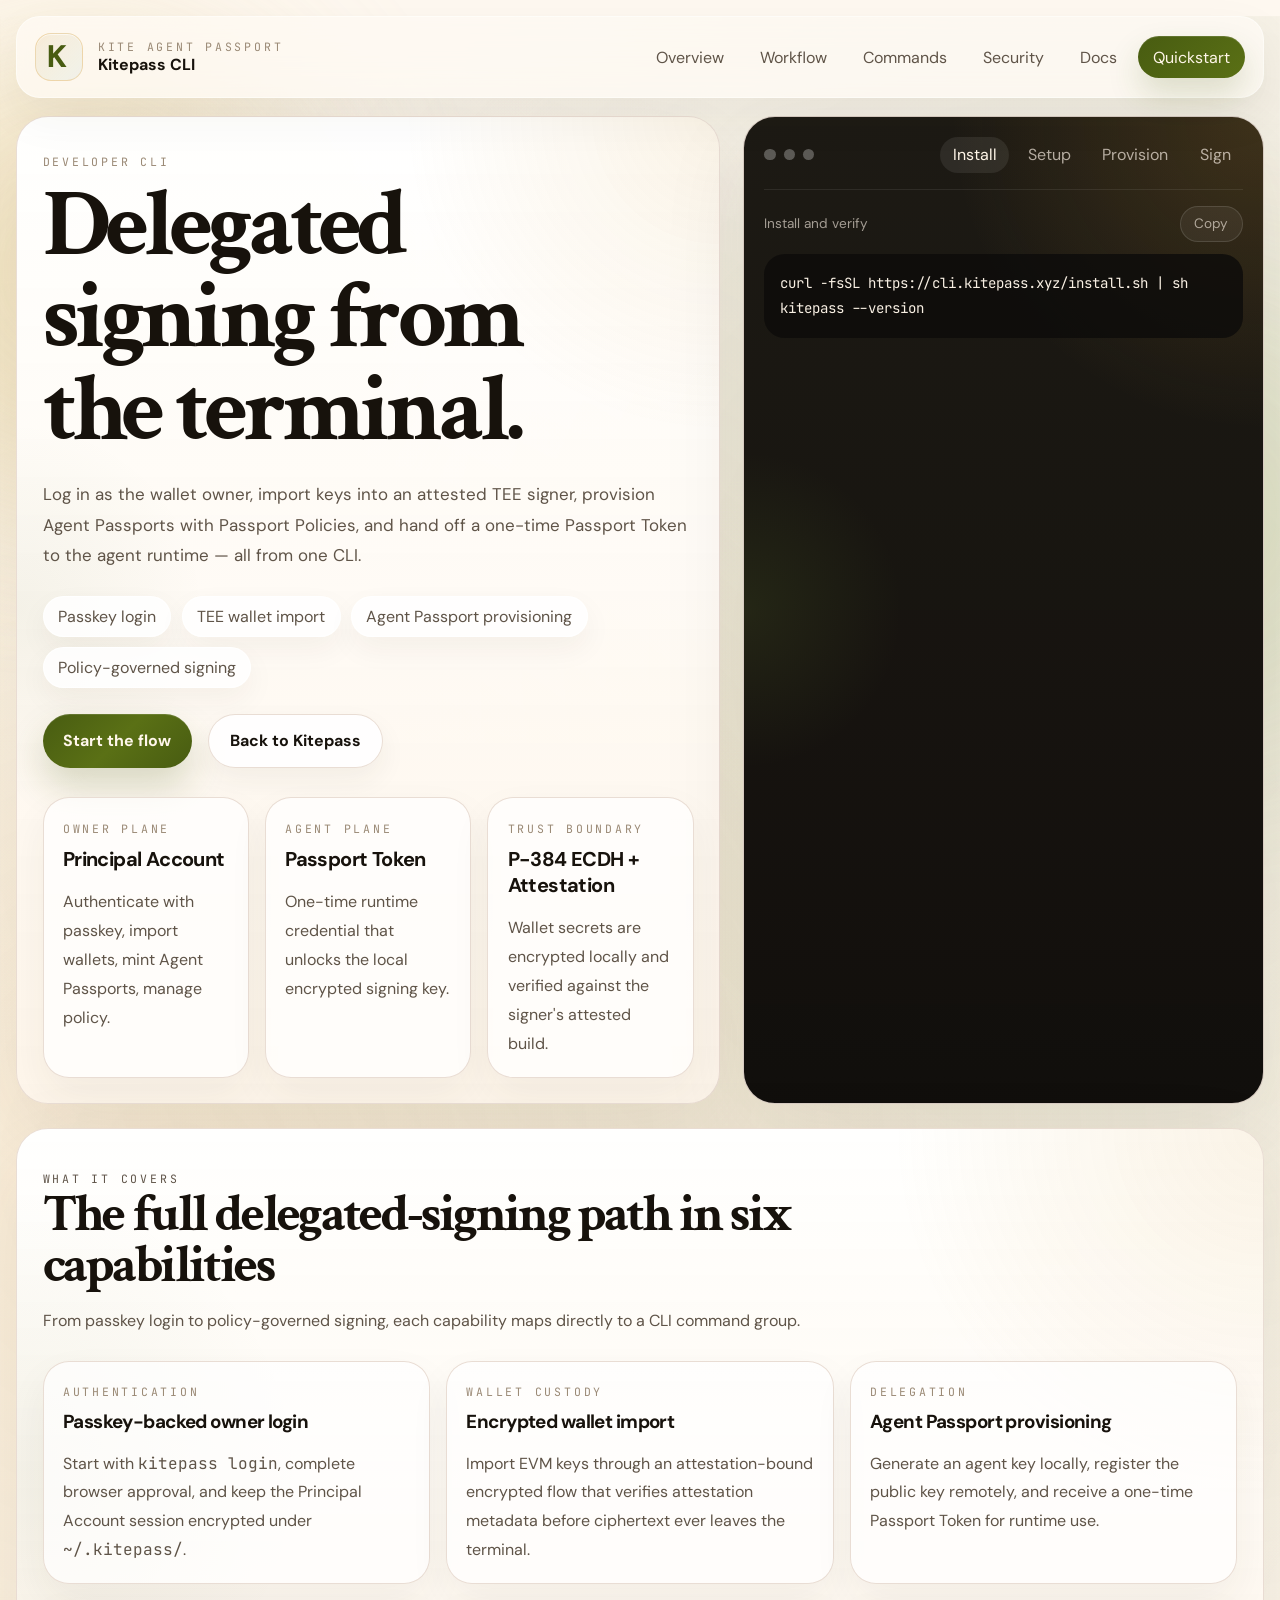
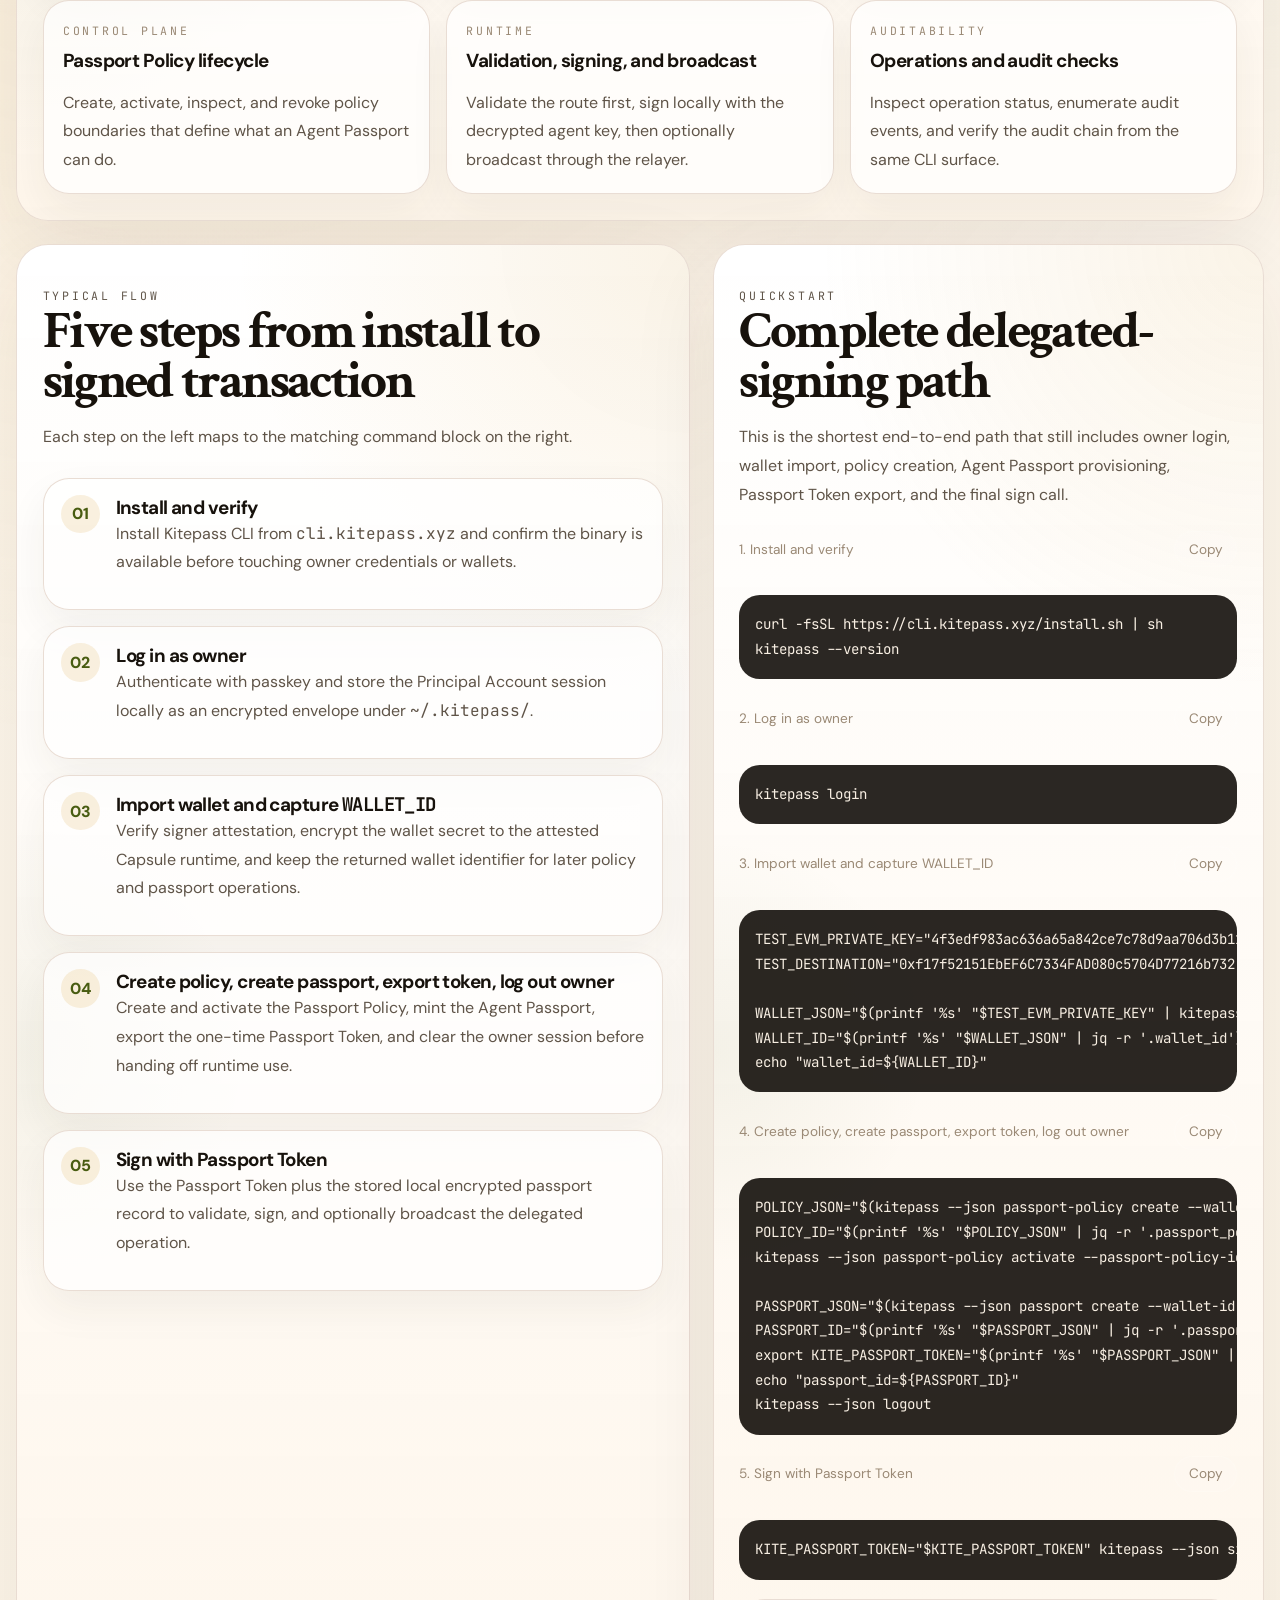
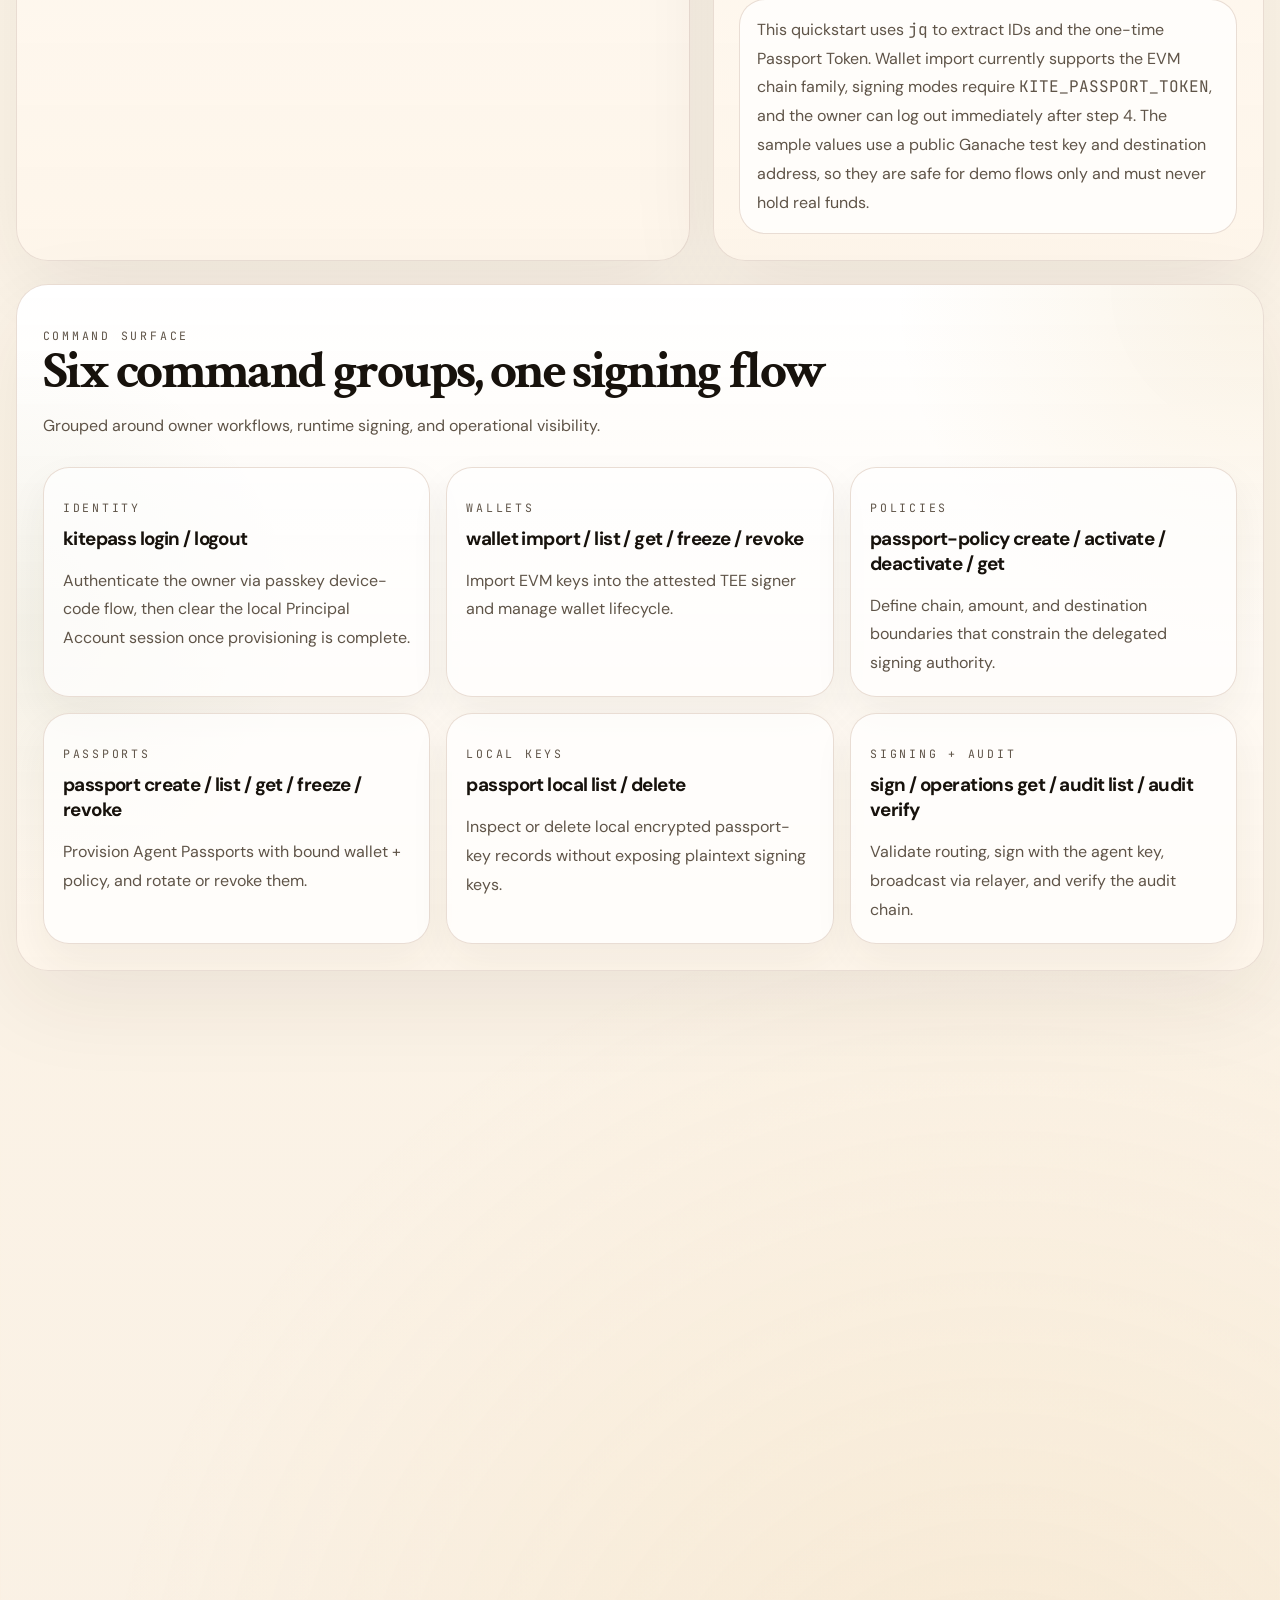
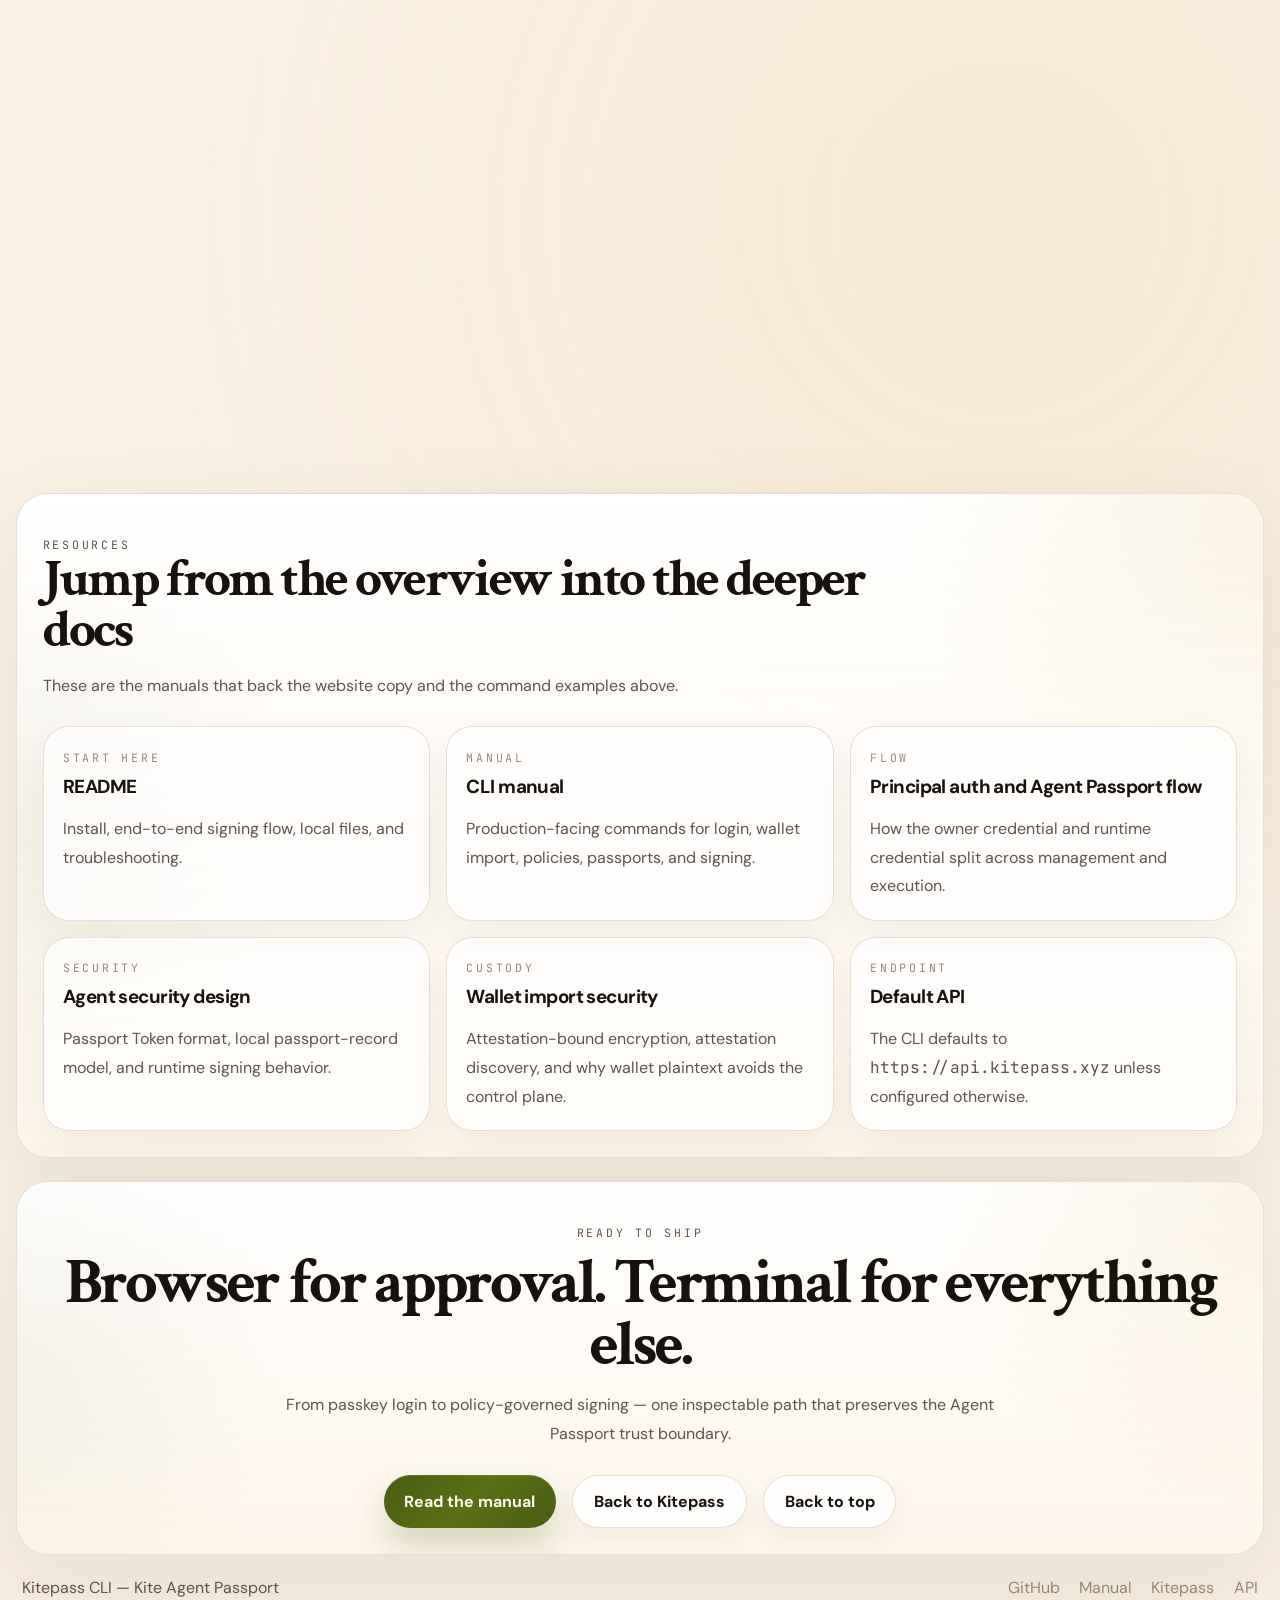
<file: webpages/index.html>
<!doctype html>
<html lang="en">
  <head>
    <meta charset="UTF-8" />
    <meta name="viewport" content="width=device-width, initial-scale=1.0" />
    <title>Kitepass CLI</title>
    <meta
      name="description"
      content="Kitepass CLI is the developer-facing command line for owner login, wallet import, Agent Passport provisioning, passport policy management, and delegated signing."
    />
    <link rel="icon" type="image/svg+xml" href="./favicon.svg" />
    <link rel="stylesheet" href="./styles.css" />
  </head>
  <body>
    <div class="ambient ambient-left"></div>
    <div class="ambient ambient-right"></div>

    <div class="site-shell">
      <header class="topbar">
        <a class="brand-lockup" href="#top" aria-label="Kitepass CLI home">
          <span class="brand-mark">K</span>
          <span class="brand-copy">
            <span class="eyebrow">Kite Agent Passport</span>
            <strong>Kitepass CLI</strong>
          </span>
        </a>

        <button
          class="menu-toggle"
          type="button"
          aria-expanded="false"
          aria-controls="site-nav"
          data-menu-toggle
        >
          Menu
        </button>

        <nav class="nav-links" id="site-nav" data-site-nav>
          <a href="#overview">Overview</a>
          <a href="#workflow">Workflow</a>
          <a href="#commands">Commands</a>
          <a href="#security">Security</a>
          <a href="#resources">Docs</a>
          <a class="nav-cta" href="#quickstart">Quickstart</a>
        </nav>
      </header>

      <main class="page-content" id="top">
        <section class="hero-grid">
          <article class="hero-panel surface reveal">
            <p class="section-eyebrow">Developer CLI</p>
            <h1>
              Delegated signing from the terminal.
            </h1>
            <p class="hero-copy">
              Log in as the wallet owner, import keys into an attested TEE signer,
              provision Agent Passports with Passport Policies, and hand off a
              one-time Passport Token to the agent runtime &mdash; all from one CLI.
            </p>

            <div class="chip-row">
              <span class="chip">Passkey login</span>
              <span class="chip">TEE wallet import</span>
              <span class="chip">Agent Passport provisioning</span>
              <span class="chip">Policy-governed signing</span>
            </div>

            <div class="hero-actions">
              <a class="button button-primary" href="#quickstart">Start the flow</a>
              <a class="button button-secondary" href="https://kitepass.xyz">Back to Kitepass</a>
            </div>

            <div class="hero-metrics">
              <article class="metric-card">
                <span class="metric-label">Owner plane</span>
                <strong>Principal Account</strong>
                <p>Authenticate with passkey, import wallets, mint Agent Passports, manage policy.</p>
              </article>
              <article class="metric-card">
                <span class="metric-label">Agent plane</span>
                <strong>Passport Token</strong>
                <p>One-time runtime credential that unlocks the local encrypted signing key.</p>
              </article>
              <article class="metric-card">
                <span class="metric-label">Trust boundary</span>
                <strong>P-384 ECDH + Attestation</strong>
                <p>Wallet secrets are encrypted locally and verified against the signer's attested build.</p>
              </article>
            </div>
          </article>

          <aside class="surface terminal-panel reveal" aria-label="CLI examples">
            <div class="terminal-header">
              <span class="terminal-dot"></span>
              <span class="terminal-dot"></span>
              <span class="terminal-dot"></span>
              <div class="terminal-tabs">
                <button class="terminal-tab active" type="button" data-example-tab="install">
                  Install
                </button>
                <button class="terminal-tab" type="button" data-example-tab="setup">
                  Setup
                </button>
                <button class="terminal-tab" type="button" data-example-tab="provision">
                  Provision
                </button>
                <button class="terminal-tab" type="button" data-example-tab="sign">
                  Sign
                </button>
              </div>
            </div>

            <div class="example-panel active" data-example-panel="install">
              <div class="code-toolbar">
                <span>Install and verify</span>
                <button class="copy-button" type="button" data-copy-target="code-install">
                  Copy
                </button>
              </div>
              <pre id="code-install"><code>curl -fsSL https://cli.kitepass.xyz/install.sh | sh
kitepass --version</code></pre>
            </div>

            <div class="example-panel" data-example-panel="setup">
              <div class="code-toolbar">
                <span>Owner setup</span>
                <button class="copy-button" type="button" data-copy-target="code-setup">
                  Copy
                </button>
              </div>
              <pre id="code-setup"><code>TEST_EVM_PRIVATE_KEY="4f3edf983ac636a65a842ce7c78d9aa706d3b113bce036f9b0b7fcb7e7f6b4c7"
TEST_DESTINATION="0xf17f52151EbEF6C7334FAD080c5704D77216b732"

kitepass login

WALLET_JSON="$(printf '%s' "$TEST_EVM_PRIVATE_KEY" | kitepass --json wallet import --chain-family evm --name treasury)"
WALLET_ID="$(printf '%s' "$WALLET_JSON" | jq -r '.wallet_id')"
echo "wallet_id=${WALLET_ID}"</code></pre>
            </div>

            <div class="example-panel" data-example-panel="provision">
              <div class="code-toolbar">
                <span>Policy + Agent Passport</span>
                <button class="copy-button" type="button" data-copy-target="code-provision">
                  Copy
                </button>
              </div>
              <pre id="code-provision"><code>POLICY_JSON="$(kitepass --json passport-policy create --wallet-id "$WALLET_ID" --allowed-chain eip155:8453 --allowed-action transaction --max-single-amount 100 --max-daily-amount 1000 --allowed-destination "$TEST_DESTINATION" --valid-for-hours 24)"
POLICY_ID="$(printf '%s' "$POLICY_JSON" | jq -r '.passport_policy_id')"
kitepass --json passport-policy activate --passport-policy-id "$POLICY_ID"

PASSPORT_JSON="$(kitepass --json passport create --wallet-id "$WALLET_ID" --passport-policy-id "$POLICY_ID")"
PASSPORT_ID="$(printf '%s' "$PASSPORT_JSON" | jq -r '.passport_id')"
export KITE_PASSPORT_TOKEN="$(printf '%s' "$PASSPORT_JSON" | jq -r '.passport_token')"
kitepass --json logout</code></pre>
            </div>

            <div class="example-panel" data-example-panel="sign">
              <div class="code-toolbar">
                <span>Runtime signing</span>
                <button class="copy-button" type="button" data-copy-target="code-sign">
                  Copy
                </button>
              </div>
              <pre id="code-sign"><code>KITE_PASSPORT_TOKEN="$KITE_PASSPORT_TOKEN" kitepass --json sign --passport-id "$PASSPORT_ID" --wallet-id "$WALLET_ID" --chain-id eip155:8453 --signing-type transaction --payload 0xdeadbeef --destination "$TEST_DESTINATION" --value 10</code></pre>
            </div>
          </aside>
        </section>

        <section class="surface overview-panel reveal" id="overview">
          <div class="section-heading">
            <p class="section-eyebrow">What it covers</p>
            <h2>The full delegated-signing path in six capabilities</h2>
            <p>
              From passkey login to policy-governed signing, each capability maps
              directly to a CLI command group.
            </p>
          </div>

          <div class="feature-grid">
            <article class="feature-card">
              <span class="feature-kicker">Authentication</span>
              <h3>Passkey-backed owner login</h3>
              <p>
                Start with <code>kitepass login</code>, complete browser approval, and keep the
                Principal Account session encrypted under <code>~/.kitepass/</code>.
              </p>
            </article>
            <article class="feature-card">
              <span class="feature-kicker">Wallet custody</span>
              <h3>Encrypted wallet import</h3>
              <p>
                Import EVM keys through an attestation-bound encrypted flow that verifies attestation
                metadata before ciphertext ever leaves the terminal.
              </p>
            </article>
            <article class="feature-card">
              <span class="feature-kicker">Delegation</span>
              <h3>Agent Passport provisioning</h3>
              <p>
                Generate an agent key locally, register the public key remotely, and
                receive a one-time Passport Token for runtime use.
              </p>
            </article>
            <article class="feature-card">
              <span class="feature-kicker">Control plane</span>
              <h3>Passport Policy lifecycle</h3>
              <p>
                Create, activate, inspect, and revoke policy boundaries that define what
                an Agent Passport can do.
              </p>
            </article>
            <article class="feature-card">
              <span class="feature-kicker">Runtime</span>
              <h3>Validation, signing, and broadcast</h3>
              <p>
                Validate the route first, sign locally with the decrypted agent key, then
                optionally broadcast through the relayer.
              </p>
            </article>
            <article class="feature-card">
              <span class="feature-kicker">Auditability</span>
              <h3>Operations and audit checks</h3>
              <p>
                Inspect operation status, enumerate audit events, and verify the audit
                chain from the same CLI surface.
              </p>
            </article>
          </div>
        </section>

        <section class="split-grid" id="workflow">
          <article class="surface workflow-panel reveal">
            <div class="section-heading">
              <p class="section-eyebrow">Typical flow</p>
              <h2>Five steps from install to signed transaction</h2>
              <p>
                Each step on the left maps to the matching command block on the right.
              </p>
            </div>

            <div class="workflow-list">
              <article class="workflow-step">
                <span>01</span>
                <div>
                  <h3>Install and verify</h3>
                  <p>Install Kitepass CLI from <code>cli.kitepass.xyz</code> and confirm the binary is available before touching owner credentials or wallets.</p>
                </div>
              </article>
              <article class="workflow-step">
                <span>02</span>
                <div>
                  <h3>Log in as owner</h3>
                  <p>Authenticate with passkey and store the Principal Account session locally as an encrypted envelope under <code>~/.kitepass/</code>.</p>
                </div>
              </article>
              <article class="workflow-step">
                <span>03</span>
                <div>
                  <h3>Import wallet and capture <code>WALLET_ID</code></h3>
                  <p>Verify signer attestation, encrypt the wallet secret to the attested Capsule runtime, and keep the returned wallet identifier for later policy and passport operations.</p>
                </div>
              </article>
              <article class="workflow-step">
                <span>04</span>
                <div>
                  <h3>Create policy, create passport, export token, log out owner</h3>
                  <p>Create and activate the Passport Policy, mint the Agent Passport, export the one-time Passport Token, and clear the owner session before handing off runtime use.</p>
                </div>
              </article>
              <article class="workflow-step">
                <span>05</span>
                <div>
                  <h3>Sign with Passport Token</h3>
                  <p>Use the Passport Token plus the stored local encrypted passport record to validate, sign, and optionally broadcast the delegated operation.</p>
                </div>
              </article>
            </div>
          </article>

          <article class="surface quickstart-panel reveal" id="quickstart">
            <div class="section-heading">
              <p class="section-eyebrow">Quickstart</p>
              <h2>Complete delegated-signing path</h2>
              <p>
                This is the shortest end-to-end path that still includes owner login,
                wallet import, policy creation, Agent Passport provisioning, Passport Token
                export, and the final sign call.
              </p>
            </div>

            <div class="code-stack">
              <div class="code-toolbar">
                <span>1. Install and verify</span>
                <button class="copy-button" type="button" data-copy-target="code-quickstart-install">
                  Copy
                </button>
              </div>
              <pre id="code-quickstart-install"><code>curl -fsSL https://cli.kitepass.xyz/install.sh | sh
kitepass --version</code></pre>
            </div>

            <div class="code-stack">
              <div class="code-toolbar">
                <span>2. Log in as owner</span>
                <button class="copy-button" type="button" data-copy-target="code-quickstart-login">
                  Copy
                </button>
              </div>
              <pre id="code-quickstart-login"><code>kitepass login</code></pre>
            </div>

            <div class="code-stack">
              <div class="code-toolbar">
                <span>3. Import wallet and capture WALLET_ID</span>
                <button class="copy-button" type="button" data-copy-target="code-quickstart-wallet">
                  Copy
                </button>
              </div>
              <pre id="code-quickstart-wallet"><code>TEST_EVM_PRIVATE_KEY="4f3edf983ac636a65a842ce7c78d9aa706d3b113bce036f9b0b7fcb7e7f6b4c7"
TEST_DESTINATION="0xf17f52151EbEF6C7334FAD080c5704D77216b732"

WALLET_JSON="$(printf '%s' "$TEST_EVM_PRIVATE_KEY" | kitepass --json wallet import --chain-family evm --name treasury)"
WALLET_ID="$(printf '%s' "$WALLET_JSON" | jq -r '.wallet_id')"
echo "wallet_id=${WALLET_ID}"</code></pre>
            </div>

            <div class="code-stack">
              <div class="code-toolbar">
                <span>4. Create policy, create passport, export token, log out owner</span>
                <button class="copy-button" type="button" data-copy-target="code-quickstart-provision">
                  Copy
                </button>
              </div>
              <pre id="code-quickstart-provision"><code>POLICY_JSON="$(kitepass --json passport-policy create --wallet-id "$WALLET_ID" --allowed-chain eip155:8453 --allowed-action transaction --max-single-amount 100 --max-daily-amount 1000 --allowed-destination "$TEST_DESTINATION" --valid-for-hours 24)"
POLICY_ID="$(printf '%s' "$POLICY_JSON" | jq -r '.passport_policy_id')"
kitepass --json passport-policy activate --passport-policy-id "$POLICY_ID"

PASSPORT_JSON="$(kitepass --json passport create --wallet-id "$WALLET_ID" --passport-policy-id "$POLICY_ID")"
PASSPORT_ID="$(printf '%s' "$PASSPORT_JSON" | jq -r '.passport_id')"
export KITE_PASSPORT_TOKEN="$(printf '%s' "$PASSPORT_JSON" | jq -r '.passport_token')"
echo "passport_id=${PASSPORT_ID}"
kitepass --json logout</code></pre>
            </div>

            <div class="code-stack">
              <div class="code-toolbar">
                <span>5. Sign with Passport Token</span>
                <button class="copy-button" type="button" data-copy-target="code-quickstart-sign">
                  Copy
                </button>
              </div>
              <pre id="code-quickstart-sign"><code>KITE_PASSPORT_TOKEN="$KITE_PASSPORT_TOKEN" kitepass --json sign --passport-id "$PASSPORT_ID" --wallet-id "$WALLET_ID" --chain-id eip155:8453 --signing-type transaction --payload 0xdeadbeef --destination "$TEST_DESTINATION" --value 10</code></pre>
            </div>

            <p class="quickstart-note">
              This quickstart uses <code>jq</code> to extract IDs and the one-time Passport Token.
              Wallet import currently supports the EVM chain family, signing modes require
              <code>KITE_PASSPORT_TOKEN</code>, and the owner can log out immediately after step 4.
              The sample values use a public Ganache test key and destination address, so they are
              safe for demo flows only and must never hold real funds.
            </p>
          </article>
        </section>

        <section class="surface command-panel reveal" id="commands">
          <div class="section-heading">
            <p class="section-eyebrow">Command surface</p>
            <h2>Six command groups, one signing flow</h2>
            <p>
              Grouped around owner workflows, runtime signing, and operational
              visibility.
            </p>
          </div>

          <div class="command-grid">
            <article class="command-card">
              <p class="command-label">Identity</p>
              <h3>kitepass login / logout</h3>
              <p>Authenticate the owner via passkey device-code flow, then clear the local Principal Account session once provisioning is complete.</p>
            </article>
            <article class="command-card">
              <p class="command-label">Wallets</p>
              <h3>wallet import / list / get / freeze / revoke</h3>
              <p>Import EVM keys into the attested TEE signer and manage wallet lifecycle.</p>
            </article>
            <article class="command-card">
              <p class="command-label">Policies</p>
              <h3>passport-policy create / activate / deactivate / get</h3>
              <p>Define chain, amount, and destination boundaries that constrain the delegated signing authority.</p>
            </article>
            <article class="command-card">
              <p class="command-label">Passports</p>
              <h3>passport create / list / get / freeze / revoke</h3>
              <p>Provision Agent Passports with bound wallet + policy, and rotate or revoke them.</p>
            </article>
            <article class="command-card">
              <p class="command-label">Local keys</p>
              <h3>passport local list / delete</h3>
              <p>Inspect or delete local encrypted passport-key records without exposing plaintext signing keys.</p>
            </article>
            <article class="command-card">
              <p class="command-label">Signing + Audit</p>
              <h3>sign / operations get / audit list / audit verify</h3>
              <p>Validate routing, sign with the agent key, broadcast via relayer, and verify the audit chain.</p>
            </article>
          </div>
        </section>

        <section class="split-grid" id="security">
          <article class="surface security-panel reveal">
            <div class="section-heading">
              <p class="section-eyebrow">Security model</p>
              <h2>Separate the owner credential from the agent credential</h2>
              <p>
                The CLI keeps management-plane credentials and runtime credentials intentionally
                distinct so an autonomous agent does not inherit full owner authority.
              </p>
            </div>

            <div class="security-grid">
              <article class="security-card">
                <h3>Principal Account session</h3>
                <p>
                  Used for wallet import, Agent Passport provisioning, and Passport Policy changes.
                  Stored locally as an encrypted envelope plus a local decrypt secret.
                </p>
              </article>
              <article class="security-card">
                <h3>Local encrypted passport key</h3>
                <p>
                  The agent private key stays on disk only as an inline <code>CryptoEnvelope</code> inside
                  <code>~/.kitepass/passports.toml</code>.
                </p>
              </article>
              <article class="security-card">
                <h3>One-time Passport Token</h3>
                <p>
                  Contains <code>passport_id</code> plus a secret used only to unlock the local encrypted
                  passport record. The token itself is not stored on disk by the CLI.
                </p>
              </article>
              <article class="security-card">
                <h3>Attested wallet import</h3>
                <p>
                  The CLI checks attestation metadata, measurement profile data, and expected PCRs
                  before encrypting wallet material for the signer.
                </p>
              </article>
            </div>
          </article>

          <article class="surface storage-panel reveal">
            <div class="section-heading">
              <p class="section-eyebrow">Local state</p>
              <h2>Know exactly what lands in <code>~/.kitepass/</code></h2>
            </div>

            <div class="storage-list">
              <article>
                <code>config.toml</code>
                <p>API endpoint settings and the encrypted owner access-token envelope.</p>
              </article>
              <article>
                <code>access-token.secret</code>
                <p>The local secret used to decrypt the stored Principal Account session.</p>
              </article>
              <article>
                <code>passports.toml</code>
                <p>Encrypted local passport records with <code>passport_id</code>, public key metadata, and inline envelopes.</p>
              </article>
            </div>

            <div class="note-card">
              <p class="note-label">Operational guidance</p>
              <p>
                Store the Passport Token in a secret manager immediately after creation. If the
                token is lost, revoke the Agent Passport and mint a new one.
              </p>
            </div>
          </article>
        </section>

        <section class="surface resources-panel reveal" id="resources">
          <div class="section-heading">
            <p class="section-eyebrow">Resources</p>
            <h2>Jump from the overview into the deeper docs</h2>
            <p>
              These are the manuals that back the website copy and the command examples above.
            </p>
          </div>

          <div class="resource-grid">
            <a class="resource-card" href="https://github.com/zfdang/agent-passport-cli/blob/main/README.md">
              <span class="resource-kicker">Start here</span>
              <h3>README</h3>
              <p>Install, end-to-end signing flow, local files, and troubleshooting.</p>
            </a>
            <a class="resource-card" href="https://github.com/zfdang/agent-passport-cli/blob/main/docs/cli-manual.md">
              <span class="resource-kicker">Manual</span>
              <h3>CLI manual</h3>
              <p>Production-facing commands for login, wallet import, policies, passports, and signing.</p>
            </a>
            <a class="resource-card" href="https://github.com/zfdang/agent-passport-cli/blob/main/docs/principal-auth-and-agent-passport-flow.md">
              <span class="resource-kicker">Flow</span>
              <h3>Principal auth and Agent Passport flow</h3>
              <p>How the owner credential and runtime credential split across management and execution.</p>
            </a>
            <a class="resource-card" href="https://github.com/zfdang/agent-passport-cli/blob/main/docs/agent-security-design.md">
              <span class="resource-kicker">Security</span>
              <h3>Agent security design</h3>
              <p>Passport Token format, local passport-record model, and runtime signing behavior.</p>
            </a>
            <a class="resource-card" href="https://github.com/zfdang/agent-passport-cli/blob/main/docs/security-wallet-import.md">
              <span class="resource-kicker">Custody</span>
              <h3>Wallet import security</h3>
              <p>Attestation-bound encryption, attestation discovery, and why wallet plaintext avoids the control plane.</p>
            </a>
            <a class="resource-card" href="https://api.kitepass.xyz">
              <span class="resource-kicker">Endpoint</span>
              <h3>Default API</h3>
              <p>The CLI defaults to <code>https://api.kitepass.xyz</code> unless configured otherwise.</p>
            </a>
          </div>
        </section>

        <section class="surface cta-panel reveal">
          <p class="section-eyebrow">Ready to ship</p>
          <h2>Browser for approval. Terminal for everything else.</h2>
          <p>
            From passkey login to policy-governed signing &mdash; one inspectable path
            that preserves the Agent Passport trust boundary.
          </p>
          <div class="hero-actions">
            <a class="button button-primary" href="https://github.com/zfdang/agent-passport-cli/blob/main/docs/cli-manual.md">Read the manual</a>
            <a class="button button-secondary" href="https://kitepass.xyz">Back to Kitepass</a>
            <a class="button button-secondary" href="#top">Back to top</a>
          </div>
        </section>
      </main>

      <footer class="footer">
        <p>Kitepass CLI &mdash; Kite Agent Passport</p>
        <nav class="footer-links">
          <a href="https://github.com/zfdang/agent-passport-cli">GitHub</a>
          <a href="https://github.com/zfdang/agent-passport-cli/blob/main/docs/cli-manual.md">Manual</a>
          <a href="https://kitepass.xyz">Kitepass</a>
          <a href="https://api.kitepass.xyz">API</a>
        </nav>
      </footer>
    </div>

    <script src="./script.js"></script>
  </body>
</html>
</file>
<file: webpages/styles.css>
@import url("https://fonts.googleapis.com/css2?family=Crimson+Text:wght@400;600;700&family=DM+Sans:wght@400;500;700;800&family=JetBrains+Mono:wght@400;500;600&display=swap");

:root {
  color-scheme: light;
  --bg-main: #fef8f0;
  --bg-surface: rgba(255, 255, 255, 0.82);
  --bg-elevated: rgba(254, 245, 233, 0.94);
  --bg-hover: rgba(245, 235, 221, 0.86);
  --border: rgba(232, 219, 209, 0.92);
  --border-strong: rgba(218, 200, 182, 0.95);
  --text-primary: #17120c;
  --text-secondary: #5f5448;
  --text-tertiary: #9a8975;
  --accent: #485c11;
  --accent-strong: #5a7015;
  --warm-soft: rgba(218, 160, 56, 0.16);
  --card-shadow: 0 28px 90px rgba(54, 44, 28, 0.08);
  --panel-shadow: 0 18px 42px rgba(54, 44, 28, 0.06);
  --radius-xl: 32px;
  --radius-lg: 26px;
  --radius-pill: 999px;
  --font-sans: "DM Sans", system-ui, -apple-system, sans-serif;
  --font-display: "Crimson Text", Georgia, serif;
  --font-mono: "JetBrains Mono", "SF Mono", monospace;
}

* {
  box-sizing: border-box;
}

html {
  scroll-behavior: smooth;
  background: var(--bg-main);
}

body {
  margin: 0;
  min-width: 320px;
  min-height: 100vh;
  font-family: var(--font-sans);
  color: var(--text-primary);
  background:
    radial-gradient(circle at 14% 18%, rgba(218, 160, 56, 0.14), transparent 22%),
    radial-gradient(circle at 85% 10%, rgba(72, 92, 17, 0.11), transparent 20%),
    radial-gradient(circle at 78% 78%, rgba(218, 160, 56, 0.1), transparent 18%),
    linear-gradient(180deg, #fef8f0 0%, #fcf4e8 52%, #f8eee1 100%);
}

a {
  color: inherit;
  text-decoration: none;
}

button,
input,
textarea,
select {
  font: inherit;
}

button {
  cursor: pointer;
}

code,
pre {
  font-family: var(--font-mono);
}

::selection {
  background: rgba(72, 92, 17, 0.18);
  color: var(--text-primary);
}

.ambient {
  position: fixed;
  z-index: 0;
  width: 28rem;
  height: 28rem;
  border-radius: 999px;
  filter: blur(90px);
  pointer-events: none;
  opacity: 0.75;
}

.ambient-left {
  top: 3rem;
  left: -9rem;
  background: rgba(234, 215, 165, 0.75);
}

.ambient-right {
  top: 18rem;
  right: -8rem;
  background: rgba(167, 190, 121, 0.28);
}

.site-shell {
  position: relative;
  z-index: 1;
  width: min(1440px, calc(100% - 32px));
  margin: 0 auto;
  padding-bottom: 2rem;
}

.topbar {
  position: sticky;
  top: 0;
  z-index: 20;
  display: flex;
  align-items: center;
  justify-content: space-between;
  gap: 1rem;
  margin-top: 1rem;
  padding: 1rem 1.1rem;
  border: 1px solid rgba(255, 255, 255, 0.45);
  border-radius: 24px;
  background: rgba(255, 251, 245, 0.72);
  backdrop-filter: blur(18px);
  box-shadow: 0 18px 48px rgba(54, 44, 28, 0.06);
}

.brand-lockup {
  display: inline-flex;
  align-items: center;
  gap: 0.95rem;
  min-width: 0;
}

.brand-mark {
  display: inline-flex;
  align-items: center;
  justify-content: center;
  width: 3rem;
  height: 3rem;
  flex-shrink: 0;
  border-radius: 1rem;
  border: 1px solid rgba(218, 160, 56, 0.3);
  background:
    linear-gradient(135deg, rgba(218, 160, 56, 0.2), rgba(72, 92, 17, 0.08)),
    rgba(255, 255, 255, 0.9);
  color: var(--accent);
  font-weight: 800;
  letter-spacing: 0.08em;
  box-shadow: inset 0 1px 0 rgba(255, 255, 255, 0.6);
}

.brand-copy strong,
.brand-copy span {
  display: block;
}

.brand-mark {
  font-size: 1.95rem;
  line-height: 1;
  font-family: var(--font-sans);
}

.eyebrow,
.section-eyebrow,
.metric-label,
.feature-kicker,
.command-label,
.resource-kicker,
.note-label {
  text-transform: uppercase;
  letter-spacing: 0.24em;
  font-size: 0.72rem;
  color: var(--text-tertiary);
  font-family: var(--font-mono);
}

.nav-links {
  display: flex;
  align-items: center;
  flex-wrap: wrap;
  gap: 0.35rem;
}

.nav-links a {
  padding: 0.68rem 0.95rem;
  border-radius: var(--radius-pill);
  color: var(--text-secondary);
  transition:
    color 160ms ease,
    background-color 160ms ease,
    transform 160ms ease;
}

.nav-links a:hover {
  color: var(--text-primary);
  background: rgba(255, 255, 255, 0.72);
}

.nav-cta {
  background: linear-gradient(135deg, #485c11 0%, #5a7015 100%);
  color: #fff6e8 !important;
  box-shadow:
    0 16px 32px rgba(72, 92, 17, 0.18),
    inset 0 1px 0 rgba(255, 255, 255, 0.12);
}

.nav-cta:hover {
  transform: translateY(-1px);
}

.menu-toggle {
  display: none;
  padding: 0.7rem 0.95rem;
  border: 1px solid var(--border);
  border-radius: var(--radius-pill);
  background: rgba(255, 255, 255, 0.84);
  color: var(--text-primary);
}

.page-content {
  display: flex;
  flex-direction: column;
  gap: 1.45rem;
  padding: 1.1rem 0 0;
}

.surface {
  position: relative;
  overflow: hidden;
  border: 1px solid var(--border);
  border-radius: var(--radius-xl);
  background:
    linear-gradient(180deg, rgba(255, 255, 255, 0.84), rgba(254, 245, 233, 0.94)),
    var(--bg-surface);
  box-shadow: var(--card-shadow);
}

.surface::after {
  content: "";
  position: absolute;
  inset: 0;
  pointer-events: none;
  background:
    radial-gradient(circle at top right, rgba(218, 160, 56, 0.12), transparent 26%),
    radial-gradient(circle at left center, rgba(72, 92, 17, 0.06), transparent 22%);
}

.surface > * {
  position: relative;
  z-index: 1;
}

.hero-grid,
.split-grid {
  display: grid;
  gap: 1.45rem;
}

.hero-grid {
  grid-template-columns: minmax(0, 1.15fr) minmax(0, 0.85fr);
  align-items: stretch;
}

.hero-panel,
.terminal-panel,
.overview-panel,
.workflow-panel,
.quickstart-panel,
.command-panel,
.security-panel,
.storage-panel,
.resources-panel,
.cta-panel {
  padding: clamp(1.35rem, 2vw, 1.85rem);
}

.hero-panel {
  min-height: 0;
}

.hero-panel h1,
.section-heading h2,
.cta-panel h2 {
  margin: 0;
  font-family: var(--font-display);
  letter-spacing: -0.05em;
  line-height: 0.96;
}

.hero-panel h1 {
  max-width: 24ch;
  font-size: clamp(3.4rem, 8vw, 6rem);
  text-wrap: balance;
}

.hero-copy,
.section-heading p,
.metric-card p,
.feature-card p,
.workflow-step p,
.quickstart-note,
.command-card p,
.security-card p,
.storage-list p,
.resource-card p,
.cta-panel > p {
  color: var(--text-secondary);
  line-height: 1.8;
}

.hero-copy {
  max-width: 80rem;
  margin-top: 1.4rem;
  font-size: 1.06rem;
}

.chip-row,
.hero-actions,
.hero-metrics,
.feature-grid,
.workflow-list,
.code-stack,
.command-grid,
.security-grid,
.resource-grid,
.storage-list {
  display: grid;
  gap: 1rem;
}

.chip-row {
  display: flex;
  flex-wrap: wrap;
  gap: 0.65rem;
  margin-top: 1.6rem;
}

.chip {
  display: inline-flex;
  align-items: center;
  padding: 0.55rem 0.9rem;
  border: 1px solid rgba(255, 255, 255, 0.84);
  border-radius: var(--radius-pill);
  background: rgba(255, 255, 255, 0.88);
  color: var(--text-secondary);
  box-shadow: 0 12px 30px rgba(54, 44, 28, 0.05);
}

.hero-actions {
  display: flex;
  grid-auto-flow: column;
  justify-content: flex-start;
  margin-top: 1.65rem;
}

.button {
  display: inline-flex;
  align-items: center;
  justify-content: center;
  padding: 0.95rem 1.3rem;
  border-radius: var(--radius-pill);
  font-weight: 700;
  transition:
    transform 160ms ease,
    box-shadow 160ms ease,
    background-color 160ms ease;
}

.button:hover {
  transform: translateY(-1px);
}

.button-primary {
  color: #fff7eb;
  background: linear-gradient(135deg, #485c11 0%, #5a7015 50%, #485c11 100%);
  box-shadow:
    0 18px 36px rgba(72, 92, 17, 0.22),
    inset 0 1px 0 rgba(255, 255, 255, 0.12);
}

.button-secondary {
  border: 1px solid var(--border);
  background: rgba(255, 255, 255, 0.9);
  color: var(--text-primary);
  box-shadow: 0 12px 28px rgba(54, 44, 28, 0.06);
}

.hero-metrics {
  grid-template-columns: repeat(3, minmax(0, 1fr));
  margin-top: 1.85rem;
}

.metric-card,
.feature-card,
.workflow-step,
.command-card,
.security-card,
.resource-card,
.storage-list article,
.note-card {
  border: 1px solid var(--border);
  border-radius: var(--radius-lg);
  background: rgba(255, 255, 255, 0.72);
  box-shadow: var(--panel-shadow);
}

.metric-card,
.feature-card,
.command-card,
.security-card,
.resource-card,
.storage-list article,
.note-card {
  padding: 1.15rem 1.2rem;
}

.metric-card strong {
  display: block;
  margin-top: 0.55rem;
  font-size: 1.25rem;
  letter-spacing: -0.03em;
}

.metric-card p {
  margin-bottom: 0;
}

.terminal-panel {
  align-self: stretch;
  display: flex;
  flex-direction: column;
  padding: 1.25rem;
  background:
    linear-gradient(180deg, rgba(29, 26, 21, 0.96), rgba(17, 15, 12, 0.98)),
    #17120c;
  color: #f8efe3;
}

.terminal-panel::after {
  background:
    radial-gradient(circle at top right, rgba(218, 160, 56, 0.18), transparent 28%),
    radial-gradient(circle at left center, rgba(104, 130, 49, 0.16), transparent 22%);
}

.terminal-header {
  display: flex;
  align-items: center;
  gap: 0.5rem;
  padding-bottom: 1rem;
  border-bottom: 1px solid rgba(255, 255, 255, 0.08);
}

.terminal-dot {
  width: 0.7rem;
  height: 0.7rem;
  border-radius: 50%;
  background: rgba(255, 255, 255, 0.28);
}

.terminal-tabs {
  display: flex;
  gap: 0.4rem;
  margin-left: auto;
}

.terminal-tab {
  padding: 0.48rem 0.78rem;
  border: 0;
  border-radius: var(--radius-pill);
  background: transparent;
  color: rgba(255, 245, 233, 0.66);
}

.terminal-tab.active {
  background: rgba(255, 255, 255, 0.08);
  color: #fff6e8;
}

.example-panel {
  display: none;
  flex: 1;
  padding-top: 1rem;
}

.example-panel.active {
  display: block;
}

.code-toolbar {
  display: flex;
  align-items: center;
  justify-content: space-between;
  gap: 1rem;
  margin-bottom: 0.75rem;
  color: var(--text-tertiary);
  font-size: 0.85rem;
}

.terminal-panel .code-toolbar {
  color: rgba(255, 245, 233, 0.6);
}

.copy-button {
  padding: 0.52rem 0.85rem;
  border: 1px solid rgba(255, 255, 255, 0.12);
  border-radius: var(--radius-pill);
  background: rgba(255, 255, 255, 0.06);
  color: inherit;
}

.copy-button:hover {
  background: rgba(255, 255, 255, 0.1);
}

pre {
  margin: 0;
  overflow: auto;
  padding: 1.1rem 1rem;
  border-radius: 1.3rem;
  background: rgba(13, 12, 10, 0.82);
  font-size: 0.88rem;
  line-height: 1.75;
}

.quickstart-panel pre {
  background: rgba(25, 21, 17, 0.92);
  color: #f8efe3;
}

.section-heading {
  max-width: 52rem;
}

.section-heading h2 {
  font-size: clamp(2.1rem, 5vw, 3.3rem);
}

.section-heading p {
  margin: 0.95rem 0 0;
}

.overview-panel .feature-grid,
.command-grid,
.security-grid,
.resource-grid {
  grid-template-columns: repeat(3, minmax(0, 1fr));
  margin-top: 1.6rem;
}

.feature-card h3,
.command-card h3,
.security-card h3,
.resource-card h3,
.workflow-step h3 {
  margin: 0.45rem 0 0;
  font-size: 1.18rem;
  letter-spacing: -0.03em;
}

.feature-card p,
.command-card p,
.security-card p,
.resource-card p {
  margin-bottom: 0;
}

.split-grid {
  grid-template-columns: minmax(0, 1.1fr) minmax(0, 0.9fr);
}

.workflow-list {
  margin-top: 1.6rem;
}

.workflow-step {
  display: grid;
  grid-template-columns: auto minmax(0, 1fr);
  gap: 1rem;
  align-items: start;
  padding: 1rem 1.1rem;
}

.workflow-step span {
  display: inline-flex;
  align-items: center;
  justify-content: center;
  width: 2.4rem;
  height: 2.4rem;
  border-radius: 50%;
  background: var(--warm-soft);
  color: var(--accent);
  font-weight: 800;
}

.workflow-step p,
.workflow-step h3 {
  margin-top: 0;
}

.quickstart-panel .code-stack {
  margin-top: 1.35rem;
}

.quickstart-note {
  margin: 1.2rem 0 0;
  padding: 1rem 1.05rem;
  border: 1px solid var(--border);
  border-radius: var(--radius-lg);
  background: rgba(255, 255, 255, 0.72);
}

.storage-list code {
  display: inline-flex;
  margin-top: 0.85rem;
  padding: 0.5rem 0.7rem;
  border-radius: 0.9rem;
  background: rgba(72, 92, 17, 0.08);
  color: var(--accent);
  font-size: 0.82rem;
  line-height: 1.5;
  word-break: break-word;
}

.storage-panel {
  display: flex;
  flex-direction: column;
}

.storage-list {
  margin-top: 1.4rem;
}

.storage-list article p {
  margin-bottom: 0;
}

.note-card {
  margin-top: 1rem;
  background: rgba(72, 92, 17, 0.08);
}

.resource-card {
  display: block;
  transition:
    transform 180ms ease,
    box-shadow 180ms ease,
    border-color 180ms ease;
}

.resource-card:hover {
  transform: translateY(-2px);
  border-color: var(--border-strong);
  box-shadow: 0 20px 50px rgba(54, 44, 28, 0.09);
}

.cta-panel {
  text-align: center;
}

.cta-panel h2 {
  font-size: clamp(2.4rem, 5vw, 4rem);
  margin-top: 0.5rem;
}

.cta-panel > p {
  max-width: 48rem;
  margin: 1rem auto 0;
}

.cta-panel .hero-actions {
  justify-content: center;
}

.footer {
  display: flex;
  justify-content: space-between;
  gap: 1rem;
  margin-top: 1rem;
  padding: 0.4rem 0.4rem 0;
  color: var(--text-secondary);
}

.footer p {
  margin: 0;
}

.footer-links {
  display: flex;
  gap: 1.2rem;
}

.footer-links a {
  color: var(--text-tertiary);
  transition: color 160ms ease;
}

.footer-links a:hover {
  color: var(--text-primary);
}

.reveal {
  animation: rise-in 650ms ease both;
}

.js .reveal {
  opacity: 0;
  transform: translateY(18px);
  animation: none;
  transition: opacity 550ms ease, transform 550ms ease;
}

.js .reveal.is-visible {
  opacity: 1;
  transform: none;
}

@keyframes rise-in {
  from {
    opacity: 0;
    transform: translateY(16px);
  }

  to {
    opacity: 1;
    transform: none;
  }
}

@media (max-width: 1120px) {
  .hero-grid,
  .split-grid,
  .overview-panel .feature-grid,
  .command-grid,
  .security-grid,
  .resource-grid,
  .hero-metrics {
    grid-template-columns: repeat(2, minmax(0, 1fr));
  }

  .hero-grid,
  .split-grid {
    grid-template-columns: 1fr;
  }

  .terminal-panel {
    min-height: 26rem;
  }
}

@media (min-width: 1121px) {
  .terminal-panel {
    min-height: 32rem;
  }
}

@media (max-width: 780px) {
  .site-shell {
    width: min(100% - 20px, 1440px);
  }

  .topbar {
    flex-wrap: wrap;
  }

  .menu-toggle {
    display: inline-flex;
    margin-left: auto;
  }

  .nav-links {
    display: none;
    width: 100%;
    padding-top: 0.25rem;
  }

  .nav-links.is-open {
    display: grid;
    grid-template-columns: 1fr 1fr;
  }

  .nav-links a {
    text-align: center;
  }

  .hero-panel h1 {
    max-width: none;
    font-size: clamp(2.7rem, 13vw, 4.2rem);
  }

  .hero-actions {
    grid-auto-flow: row;
  }

  .overview-panel .feature-grid,
  .command-grid,
  .security-grid,
  .resource-grid,
  .hero-metrics {
    grid-template-columns: 1fr;
  }

  .footer {
    flex-direction: column;
  }
}

@media (prefers-reduced-motion: reduce) {
  html {
    scroll-behavior: auto;
  }

  .button,
  .resource-card,
  .nav-links a,
  .reveal {
    transition: none;
  }
}
</file>
